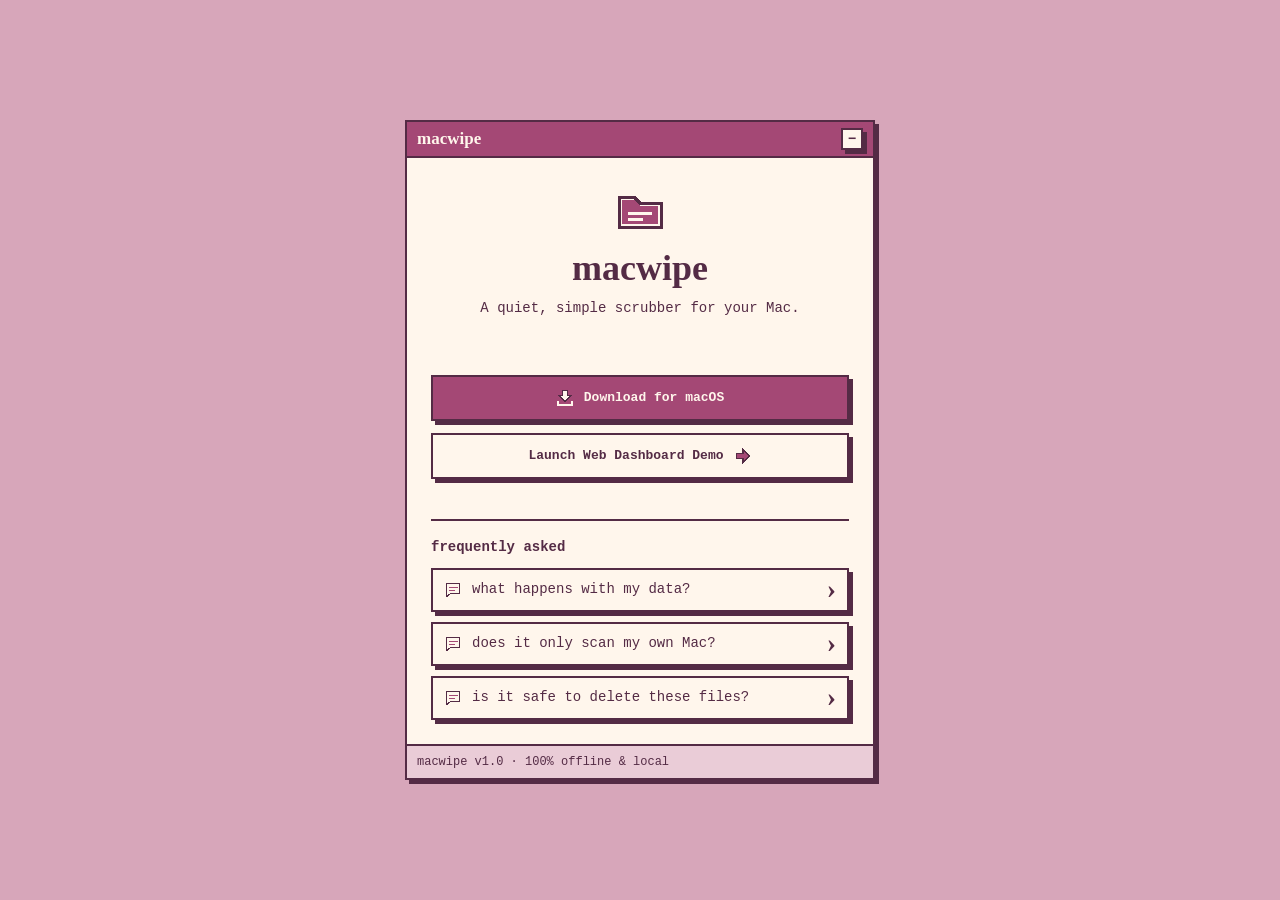
<file: website/index.html>
<!doctype html>
<html lang="en">
  <head>
    <meta charset="utf-8" />
    <meta name="google-site-verification" content="BPLIPK0QvYKiWB5ouOctT6bWDdmWbkKEH4zWI7yvBfc" />
    <meta name="viewport" content="width=device-width, initial-scale=1" />
    <meta
      name="description"
      content="macwipe: a quiet, simple scrubber for your Mac. Try the local web dashboard demo."
    />
    <title>macwipe</title>
    <link rel="stylesheet" href="styles/theme.css" />
    <script src="scripts/ui.js" defer></script>
    <script src="scripts/landing.js" defer></script>
  </head>
  <body>
    <a class="skip-link" href="#main">Skip to content</a>
    <div class="page">
      <main
        id="main"
        class="window landing-window"
        aria-labelledby="brand-heading"
        tabindex="-1"
      >
        <header class="title-bar">
          <span class="title-bar-label">macwipe</span>
          <span class="window-control" aria-hidden="true">−</span>
        </header>
        <div class="landing-content">
          <svg
            class="folder-icon"
            width="48"
            height="48"
            viewBox="0 0 16 16"
            aria-hidden="true"
          >
            <path d="M1 3h5l2 2h7v8H1z" fill="#FFF6EC" stroke="#542B45" />
            <path d="M2 4h4l2 2h6v6H2z" fill="#A44875" />
            <path d="M4 8h8v1H4zm0 2h5v1H4z" fill="#FFF6EC" />
          </svg>
          <h1 id="brand-heading">macwipe</h1>
          <p class="tagline">A quiet, simple scrubber for your Mac.</p>
          <a
            class="download-control primary-btn"
            href="downloads/macwipe-macos.zip"
            download="macwipe-macos.zip"
          >
            <img
              class="pixel-icon"
              src="assets/download.svg"
              width="18"
              height="18"
              alt=""
            />
            Download for macOS
          </a>
          <a class="demo-link primary-btn" href="dashboard.html">
            Launch Web Dashboard Demo
            <img
              class="pixel-icon"
              src="assets/arrow-right.svg"
              width="18"
              height="18"
              alt=""
            />
          </a>
          <div class="divider" aria-hidden="true"></div>
          <p class="questions-label">frequently asked</p>
          <div class="questions-list">
            <button
              class="question-row"
              type="button"
              data-question="data"
              aria-haspopup="dialog"
              aria-controls="question-chat"
              aria-expanded="false"
            >
              <span class="question-copy"
                ><img
                  class="pixel-icon"
                  src="assets/message.svg"
                  width="18"
                  height="18"
                  alt=""
                />
                <span>what happens with my data?</span></span
              >
              <span class="chevron" aria-hidden="true">›</span>
            </button>
            <button
              class="question-row"
              type="button"
              data-question="local"
              aria-haspopup="dialog"
              aria-controls="question-chat"
              aria-expanded="false"
            >
              <span class="question-copy"
                ><img
                  class="pixel-icon"
                  src="assets/message.svg"
                  width="18"
                  height="18"
                  alt=""
                />
                <span>does it only scan my own Mac?</span></span
              >
              <span class="chevron" aria-hidden="true">›</span>
            </button>
            <button
              class="question-row"
              type="button"
              data-question="safe"
              aria-haspopup="dialog"
              aria-controls="question-chat"
              aria-expanded="false"
            >
              <span class="question-copy"
                ><img
                  class="pixel-icon"
                  src="assets/message.svg"
                  width="18"
                  height="18"
                  alt=""
                />
                <span>is it safe to delete these files?</span></span
              >
              <span class="chevron" aria-hidden="true">›</span>
            </button>
          </div>
        </div>
        <footer class="status-strip">
          macwipe v1.0 · 100% offline &amp; local
        </footer>
      </main>
    </div>
    <dialog
      class="window modal-dialog"
      data-chat-prefix="chat"
      id="question-chat"
      aria-labelledby="chat-title"
    >
      <header class="title-bar">
        <span class="title-bar-label" id="chat-title">mac-chat</span>
        <button
          class="window-control close-control"
          id="chat-close"
          type="button"
          data-close
          aria-label="Close question chat"
          autofocus
        >
          ×
        </button>
      </header>
      <div data-chat-content></div>
    </dialog>
  </body>
</html>
</file>
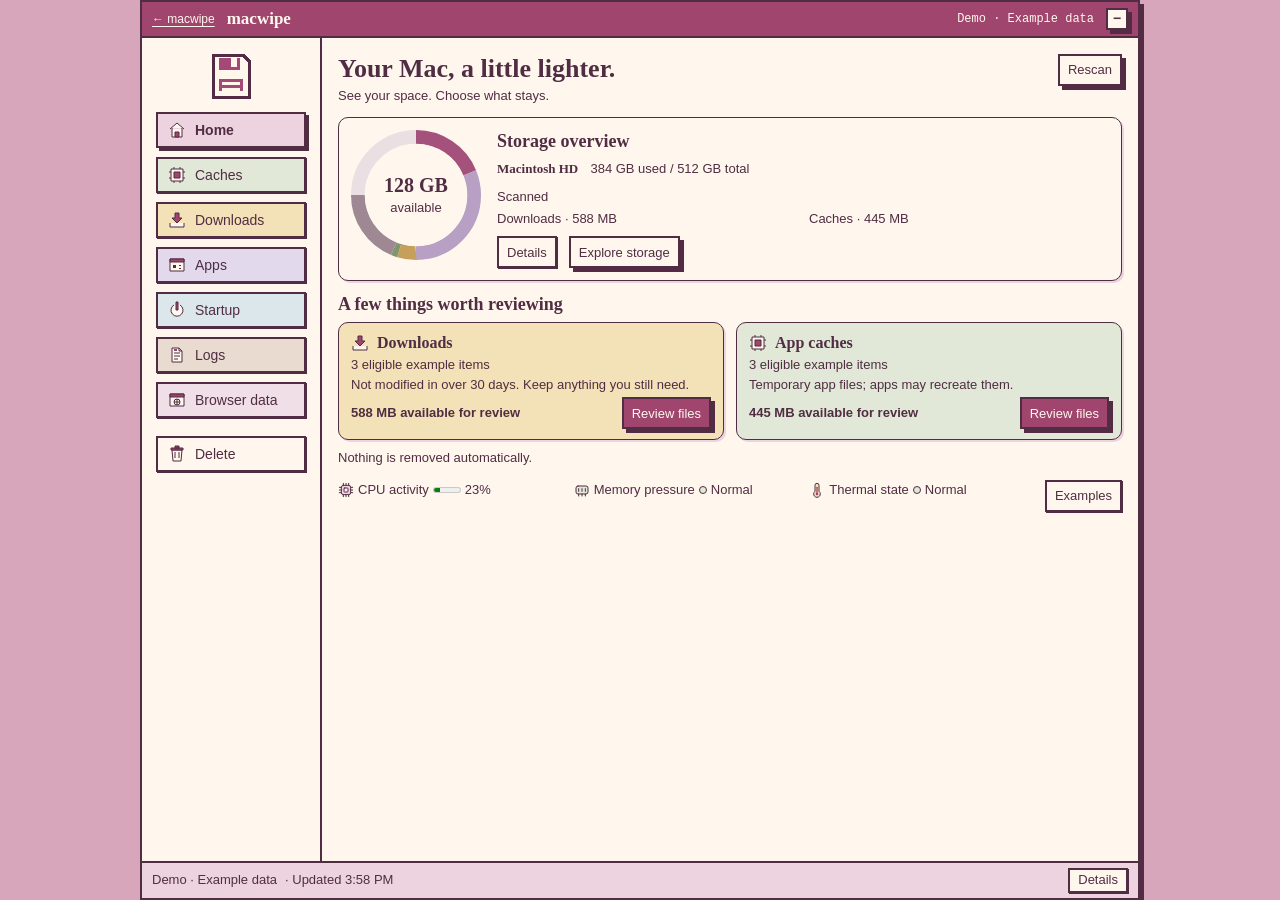
<file: website/dashboard.html>
<!doctype html>
<html lang="en">
  <head>
    <meta charset="utf-8" />
    <meta name="viewport" content="width=device-width, initial-scale=1" />
    <meta
      name="description"
      content="Try macwipe with local example data. No files are scanned or removed."
    />
    <title>macwipe · Home · Demo</title>
    <link rel="stylesheet" href="styles/theme.css" />
    <link rel="stylesheet" href="styles/dashboard.css?v=compact-home" />
    <script src="scripts/ui.js" defer></script>
    <script src="scripts/demo-data.js?v=downloads-30-days" defer></script>
    <script src="macwipe-bridge.js?v=task19" defer></script>
    <script src="scripts/dashboard.js?v=downloads-30-days" defer></script>
  </head>
  <body class="dashboard-body">
    <a class="skip-link" href="#content-pane">Skip to content</a>
    <div class="page dashboard-page">
      <main class="window dashboard" aria-label="macwipe dashboard demo">
        <header class="title-bar">
          <a class="back-link" href="index.html">← macwipe</a>
          <span class="title-bar-label">macwipe</span>
          <span class="demo-tag">Demo · Example data</span>
          <span class="window-control" aria-hidden="true">−</span>
        </header>
        <div class="dashboard-layout">
          <aside class="sidebar">
            <img
              class="disk-icon pixel-icon"
              src="assets/disk.svg"
              width="48"
              height="48"
              alt=""
            />
            <nav aria-label="Dashboard categories">
              <button
                class="question-row"
                type="button"
                data-view="home"
                aria-current="page"
              >
                <img src="assets/home.svg" width="18" height="18" alt="" />
                Home
              </button>
              <button class="question-row" type="button" data-category="caches">
                <img src="assets/caches.svg" width="18" height="18" alt="" />
                Caches
              </button>
              <button
                class="question-row"
                type="button"
                data-category="downloads"
              >
                <img src="assets/downloads.svg" width="18" height="18" alt="" />
                Downloads
              </button>
              <button
                class="question-row"
                type="button"
                data-category="applications"
              >
                <img
                  src="assets/applications.svg"
                  width="18"
                  height="18"
                  alt=""
                />
                Apps
              </button>
              <button
                class="question-row"
                type="button"
                data-category="startup"
              >
                <img src="assets/startup.svg" width="18" height="18" alt="" />
                Startup
              </button>
              <button
                class="question-row"
                type="button"
                data-category="performance"
              >
                <img src="assets/logs.svg" width="18" height="18" alt="" />
                Logs
              </button>
              <button
                class="question-row"
                type="button"
                data-category="privacy"
              >
                <img
                  src="assets/browser-data.svg"
                  width="18"
                  height="18"
                  alt=""
                />
                Browser data
              </button>
            </nav>
            <button class="question-row" type="button" id="btn-delete-macwipe"
              data-action="delete-macwipe" aria-label="Delete macwipe"
              aria-haspopup="dialog" aria-controls="delete-macwipe-dialog">
              <img src="assets/trash.svg" width="18" height="18" alt="" />
              Delete
            </button>
          </aside>
          <section
            id="content-pane"
            class="content-pane"
            aria-labelledby="dashboard-heading"
            tabindex="-1"
          >
            <header class="section-header">
              <h1 id="dashboard-heading">Your Mac, a little lighter.</h1>
              <p id="category-description">
                See your space. Choose what stays.
              </p>
              <button class="question-row" id="btn-home-rescan" data-action="preview" type="button" data-home-control>Scan</button>
            </header>
            <div id="home-view">
              <section class="home-panel" aria-labelledby="storage-heading">
                <h2 id="storage-heading">Storage overview</h2>
                <p id="storage-unavailable">
                  Storage overview is not available yet.
                </p>
                <div id="storage-overview" class="storage-overview" hidden>
                  <div class="storage-ring">
                    <svg
                      id="storage-chart"
                      width="180"
                      height="180"
                      viewBox="0 0 180 180"
                      role="img"
                      aria-label="Storage capacity and usage"
                    ></svg>
                    <div class="storage-ring-center" aria-hidden="true">
                      <strong id="storage-available"></strong>
                      <span>available</span>
                    </div>
                  </div>
                  <div class="storage-summary">
                    <h3 id="storage-volume"></h3>
                    <p id="storage-usage"></p>
                    <div class="home-inventory-overview"><strong>Scanned</strong><span data-inventory-summary="downloads"></span><span data-inventory-summary="caches"></span></div>
                    <div class="storage-actions">
                    <button class="question-row secondary-action" type="button" data-home-details="storage-details-dialog" aria-haspopup="dialog">Details</button>
                    <button class="question-row" type="button" data-action="explore-storage">Explore storage</button>
                    </div>
                  </div>
                </div>
              </section>

              <section
                class="home-recommendations"
                aria-labelledby="recommendations-heading"
              >
                <h2 id="recommendations-heading">A few things worth reviewing</h2>
                <div class="recommendation-grid">
                  <article
                    class="recommendation-card downloads-card"
                    data-recommendation="downloads"
                  >
                    <h3>
                      <img src="assets/downloads.svg" width="18" height="18" alt="" />
                      <span data-recommendation-title>Downloads</span>
                    </h3>
                    <p data-recommendation-count>
                      Recommendations are not available yet.
                    </p>
                    <p data-recommendation-explanation>Not modified in over 30 days. Keep anything you still need.</p>
                    <p data-recommendation-size></p>
                    <button
                      class="question-row primary-btn"
                      data-category="downloads"
                      type="button"
                      disabled
                    >
                      Review files
                    </button>
                  </article>
                  <article
                    class="recommendation-card caches-card"
                    data-recommendation="caches"
                  >
                    <h3>
                      <img src="assets/caches.svg" width="18" height="18" alt="" />
                      <span data-recommendation-title>App caches</span>
                    </h3>
                    <p data-recommendation-count>
                      Recommendations are not available yet.
                    </p>
                    <p data-recommendation-explanation>Temporary app files; apps may recreate them.</p>
                    <p data-recommendation-size></p>
                    <button
                      class="question-row primary-btn"
                      data-category="caches"
                      type="button"
                      disabled
                    >
                      Review files
                    </button>
                  </article>
                </div>
                <p class="home-cleanup-note">
                  Nothing is removed automatically.
                </p>
              </section>
              <div class="home-system-status" aria-label="Current system activity">
                <span class="metric"><img src="assets/cpu.svg" width="16" height="16" alt="" />CPU activity <meter id="cpu-meter" min="0" max="100" value="0" aria-label="CPU activity" hidden></meter><strong id="cpu-value">Measuring</strong></span>
                <span class="metric"><img src="assets/memory.svg" width="16" height="16" alt="" />Memory pressure <strong id="memory-value">Unavailable</strong></span>
                <span class="metric"><img src="assets/thermal.svg" width="16" height="16" alt="" />Thermal state <strong id="thermal-value">Unavailable</strong></span>
                <button class="question-row secondary-action system-details" type="button" data-home-details="system-details-dialog" aria-haspopup="dialog">Details</button>
              </div>
            </div>
            <div
              class="toolbar"
              role="group"
              aria-label="Scan controls"
              data-category-controls
              hidden
            >
              <button
                class="question-row"
                id="btn-preview-scan"
                data-action="preview"
                type="button"
              >
                Scan
              </button>
              <button
                class="question-row"
                id="btn-select-all"
                data-action="select-all"
                type="button"
              >
                Select all
              </button>
            </div>
            <p class="preview-note" data-category-controls hidden>
              Example data only. No files are read or changed.
            </p>
            <p id="startup-settings" hidden><button class="question-row" type="button" data-action="login-settings">Open Login Items settings</button></p>
            <div id="explorer-controls" hidden>
              <button class="question-row" type="button" data-action="back-home">Back to Home</button>
              <button class="question-row" id="btn-explorer-scan" type="button" data-action="explorer-scan" disabled>Scan storage</button>
              <p id="explorer-status" role="status">Not scanned.</p>
              <nav id="explorer-breadcrumbs" aria-label="Storage location"></nav>
              <details><summary>Details</summary><p>This scan does not account for every system-managed file, snapshot, or storage allocation.</p><p>Measured files — logical size. These totals do not fully explain physical disk usage.</p><button class="question-row" type="button" data-action="storage-settings">Open macOS Storage settings</button></details>
            </div>
            <p id="category-summary" data-category-controls hidden></p>
            <details id="category-skipped" data-category-controls hidden><summary>Skipped locations</summary><ul></ul></details>
            <noscript
              ><p>Enable JavaScript to try the interactive demo.</p></noscript
            >
            <div
              class="list-navigation"
              data-category-controls
              hidden
              role="group"
              aria-label="Scroll file list"
            >
              <button
                class="question-row"
                type="button"
                data-action="scroll-up"
                aria-label="Scroll file list up"
                aria-controls="file-list"
              >
                ▲
              </button>
              <button
                class="question-row"
                type="button"
                data-action="scroll-down"
                aria-label="Scroll file list down"
                aria-controls="file-list"
              >
                ▼
              </button>
            </div>
            <div
              id="file-list"
              class="table-scroll"
              data-category-controls
              hidden
              role="region"
              aria-label="Example items"
              tabindex="0"
            >
              <table class="item-list">
                <caption id="list-caption">
                  Example storage items
                </caption>
                <thead>
                  <tr>
                    <th scope="col">Select</th>
                    <th scope="col">Name</th>
                    <th scope="col" aria-sort="none">
                      <button type="button" id="btn-sort-size" data-action="sort-size">
                        Size / Info <span aria-hidden="true"></span>
                      </button>
                    </th>
                    <th scope="col">Details</th>
                  </tr>
                </thead>
                <tbody id="item-table-body"></tbody>
              </table>
            </div>
            <footer class="bottom-bar" data-category-controls hidden>
              <span id="selection-status" role="status"
                >Selected: 0 items · 0 bytes</span
              >
              <button
                class="question-row primary-btn"
                id="btn-review-selected"
                data-action="review"
                aria-haspopup="dialog"
                aria-controls="review-dialog"
                type="button"
                disabled
              >
                Review selected
              </button>
            </footer>
          </section>
        </div>
        <footer class="status-strip">
          <span id="scan-status" role="status">Demo · Example data</span>
          <span id="scan-updated" hidden>
            · Updated <time id="scan-updated-time"></time>
          </span>
          <button class="question-row secondary-action" id="btn-scan-details" type="button" data-home-details="scan-details-dialog" aria-haspopup="dialog" hidden>Details</button>
          <button class="question-row" id="btn-cancel-scan" type="button" data-action="cancel-scan" hidden>Cancel scan</button>
        </footer>
      </main>
    </div>
    <dialog class="window modal-dialog home-details-dialog" id="storage-details-dialog" aria-labelledby="storage-details-title">
      <header class="title-bar">
        <span class="title-bar-label" id="storage-details-title">Storage details</span>
        <button class="window-control close-control" type="button" data-close aria-label="Close storage details" autofocus>×</button>
      </header>
      <div class="dialog-body"><p id="storage-size-note"></p><ul id="storage-legend" class="storage-legend"></ul><p id="home-measurement-details"></p><button class="question-row secondary-action" type="button" data-action="storage-settings">Open macOS Storage settings</button></div>
    </dialog>
    <dialog class="window modal-dialog home-details-dialog" id="system-details-dialog" aria-labelledby="system-details-title">
      <header class="title-bar">
        <span class="title-bar-label" id="system-details-title">Current system activity</span>
        <button class="window-control close-control" type="button" data-close aria-label="Close current system activity" autofocus>×</button>
      </header>
      <div class="dialog-body"><p id="metric-example-label" hidden>Demo examples. These are fictional, stable readings.</p><p>Current system activity; file cleanup does not guarantee better performance.</p><p>High readings suggest investigating the current workload in Activity Monitor.</p><p id="metric-updated">No current sample.</p><button class="question-row secondary-action" type="button" data-action="activity-monitor">Open Activity Monitor</button></div>
    </dialog>
    <dialog class="window modal-dialog home-details-dialog" id="scan-details-dialog" aria-labelledby="scan-details-title">
      <header class="title-bar">
        <span class="title-bar-label" id="scan-details-title">Scan details</span>
        <button class="window-control close-control" type="button" data-close aria-label="Close scan details" autofocus>×</button>
      </header>
      <div class="dialog-body"><p id="scan-explanation"></p><ul id="home-skipped-locations"></ul></div>
    </dialog>
    <dialog
      class="window modal-dialog"
      data-chat-prefix="details"
      id="details-dialog"
      aria-labelledby="details-title"
    >
      <header class="title-bar">
        <span class="title-bar-label" id="details-title"
          >macwipe - details</span
        >
        <button
          class="window-control close-control"
          type="button"
          data-close
          aria-label="Close details dialog"
          autofocus
        >
          ×
        </button>
      </header>
      <div data-chat-content></div>
      <p class="toolbar"><button class="question-row" id="btn-finder" data-action="show-finder" type="button" hidden>Show in Finder</button><button class="question-row" id="btn-keep-item" data-action="keep-item" type="button" hidden>Keep this</button></p>
      <p>Exclude this item from recommendations and bulk selection.</p>
      <p id="details-action-status" role="status"></p>
    </dialog>
    <dialog
      class="window modal-dialog"
      id="review-dialog"
      aria-labelledby="review-title"
      aria-describedby="review-notice"
    >
      <header class="title-bar">
        <span class="title-bar-label" id="review-title"
          >macwipe - review selected</span
        >
        <button
          class="window-control close-control"
          type="button"
          data-close
          aria-label="Close review dialog"
          autofocus
        >
          ×
        </button>
      </header>
      <div class="dialog-body">
        <p>Selected items for simulated cleanup:</p>
        <ul id="review-items-list" class="review-list"></ul>
        <p><strong>Total:</strong> <span id="review-total-size">0 bytes</span></p>
        <p id="review-notice" class="demo-notice-box">
          Demo only. Simulation clears your selections. No files or settings are
          changed.
        </p>
        <p id="cleanup-failure-heading" hidden>Could not move:</p>
        <ul id="cleanup-failures" class="review-list" hidden></ul>
        <div class="dialog-actions">
          <button class="question-row" type="button" data-close>Back</button>
          <button
            class="question-row primary-btn"
            id="review-simulate-btn"
            data-action="simulate"
            type="button"
          >
            Simulate cleanup
          </button>
        </div>
      </div>
      <footer class="status-strip">Review first. You stay in control.</footer>
    </dialog>
    <dialog class="window modal-dialog" id="delete-macwipe-dialog"
      aria-labelledby="delete-macwipe-title" aria-describedby="delete-macwipe-message delete-macwipe-notice">
      <header class="title-bar">
        <span class="title-bar-label" id="delete-macwipe-title">Delete macwipe?</span>
      </header>
      <div class="dialog-body">
        <p id="delete-macwipe-message">Move this copy of macwipe to Trash? The app will close. Your other apps and files will stay in place.</p>
        <p id="delete-macwipe-notice" role="status"></p>
        <div class="dialog-actions">
          <button class="question-row" type="button" id="delete-macwipe-keep" data-close autofocus>Keep</button>
          <button class="question-row primary-btn" type="button" id="delete-macwipe-confirm" data-action="confirm-delete-macwipe">Delete application</button>
        </div>
      </div>
    </dialog>
  </body>
</html>
</file>
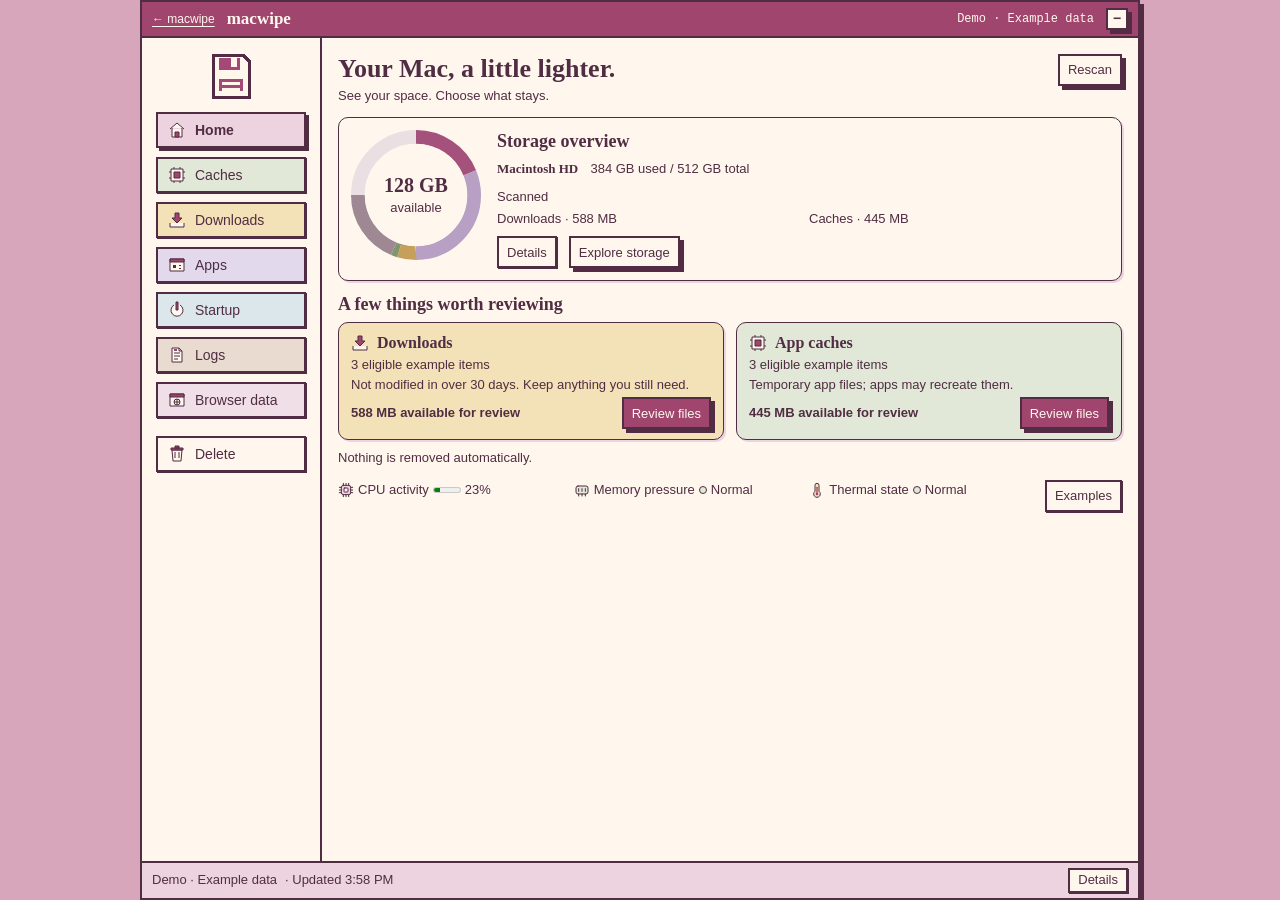
<file: website/dashboard_2.html>
<!doctype html>
<html lang="en">
  <head>
    <meta charset="utf-8" />
    <meta name="viewport" content="width=device-width, initial-scale=1" />
    <meta http-equiv="refresh" content="0; url=dashboard.html" />
    <title>macwipe</title>
  </head>
  <body>
    <p>This page has moved to <a href="dashboard.html">macwipe</a>.</p>
  </body>
</html>
</file>
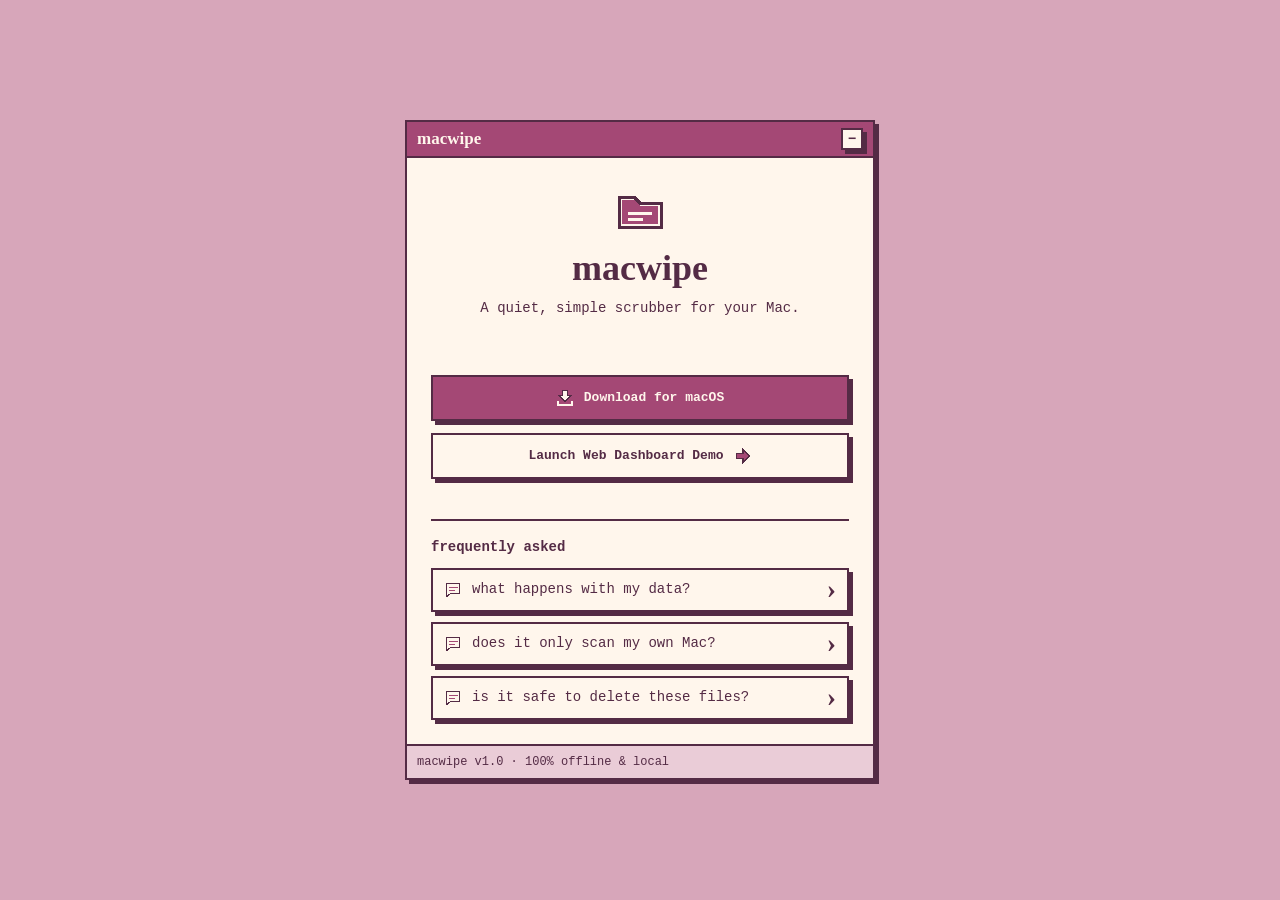
<file: website/index_2.html>
<!doctype html>
<html lang="en">
  <head>
    <meta charset="utf-8" />
    <meta name="viewport" content="width=device-width, initial-scale=1" />
    <meta http-equiv="refresh" content="0; url=index.html" />
    <title>macwipe</title>
  </head>
  <body>
    <p>This page has moved to <a href="index.html">macwipe</a>.</p>
  </body>
</html>
</file>
<file: website/styles/theme.css>
/* Shared retro desktop design system. */
:root {
  --background: #d7a6ba;
  --panel: #fff6ec;
  --ink: #542b45;
  --button: #a44875;
  --status: #eaccd7;
  --mono: ui-monospace, "SF Mono", "Courier New", monospace;
  --serif: Georgia, serif;
  --shadow: 4px 4px 0 var(--ink);
  --menu: #fff0e0;
  --transcript: #fffdf9;
}
* {
  box-sizing: border-box;
}
body {
  margin: 0;
  min-height: 100vh;
  background: var(--background);
  color: var(--ink);
  font: 14px/1.5 var(--mono);
}
a {
  color: inherit;
}
button,
input {
  font: inherit;
}
button,
.download-control,
.demo-link {
  border-radius: 0;
  cursor: pointer;
  transition: transform 120ms ease;
}
:focus-visible {
  outline: 2px solid var(--ink);
  outline-offset: 4px;
}
.title-bar :focus-visible {
  outline-color: var(--panel);
}
.page {
  display: flex;
  min-height: 100vh;
  padding: 48px 24px;
}
.landing-window {
  width: min(470px, 100%);
  margin: auto;
}
.window {
  border: 2px solid var(--ink);
  background: var(--panel);
  box-shadow: var(--shadow);
  min-width: 0;
}
.title-bar {
  display: flex;
  align-items: center;
  gap: 12px;
  min-height: 36px;
  padding: 6px 10px;
  border-bottom: 2px solid var(--ink);
  background: var(--button);
  color: var(--panel);
}
.title-bar-label {
  margin-right: auto;
  font: bold 17px var(--serif);
}
.window-control {
  display: inline-grid;
  place-items: center;
  flex: 0 0 22px;
  width: 22px;
  height: 22px;
  padding: 0;
  border: 2px solid var(--ink);
  background: var(--panel);
  color: var(--ink);
  font: bold 14px/1 var(--mono);
  box-shadow: var(--shadow);
}
.close-control:hover {
  background: var(--status);
}
.landing-content {
  display: flex;
  flex-direction: column;
  align-items: center;
  padding: 30px 24px 24px;
  text-align: center;
}
.pixel-icon {
  image-rendering: pixelated;
  flex-shrink: 0;
}
svg {
  shape-rendering: crispEdges;
}
.folder-icon {
  margin-bottom: 12px;
}
h1 {
  margin: 0;
  font: bold 36px/1.15 var(--serif);
}
.tagline {
  margin: 8px 0 42px;
}
.download-control,
.demo-link {
  display: flex;
  align-items: center;
  justify-content: center;
  gap: 10px;
  width: 100%;
  min-height: 46px;
  padding: 10px;
  border: 2px solid var(--ink);
  box-shadow: var(--shadow);
  font: bold 13px/1.5 var(--mono);
}
.download-control {
  background: var(--status);
  color: var(--ink);
  text-decoration: none;
}
.demo-link {
  margin-top: 12px;
  text-decoration: none;
}
.divider {
  width: 100%;
  margin: 40px 0 16px;
  border-top: 2px solid var(--ink);
}
.questions-label {
  width: 100%;
  margin: 0 0 10px;
  text-align: left;
  font-weight: bold;
}
.questions-list {
  display: grid;
  width: 100%;
  gap: 10px;
}
.question-row {
  display: flex;
  align-items: center;
  justify-content: space-between;
  gap: 12px;
  width: 100%;
  min-height: 44px;
  padding: 8px 11px;
  border: 2px solid var(--ink);
  background: var(--panel);
  color: var(--ink);
  box-shadow: var(--shadow);
  text-align: left;
}
.question-row:hover,
.question-row[aria-expanded="true"] {
  background: var(--status);
}
.close-control:active,
.download-control:active,
.demo-link:active,
.question-row:active {
  transform: translate(1px, 1px);
  box-shadow: 2px 2px 0 var(--ink);
}
.primary-btn {
  background: var(--button);
  color: #fff;
}
.primary-btn:hover {
  background: var(--ink);
}
.landing-window .download-control {
  margin-top: 14px;
  background: var(--button);
  color: var(--panel);
}
.landing-window .demo-link {
  background: var(--panel);
  color: var(--ink);
}
.landing-window .download-control:hover,
.landing-window .demo-link:hover {
  background: var(--ink);
  color: var(--panel);
}
.question-copy {
  display: flex;
  align-items: center;
  gap: 10px;
}
.chevron {
  font: bold 28px/0.8 var(--serif);
}
.status-strip {
  padding: 7px 10px;
  border-top: 2px solid var(--ink);
  background: var(--status);
  font-size: 12px;
}
/* Native dialog supplies the overlay and keyboard focus containment. */
.modal-dialog {
  width: min(520px, calc(100% - 32px));
  max-height: calc(100vh - 32px);
  max-height: calc(100dvh - 32px);
  padding: 0;
  color: var(--ink);
  overflow-y: auto;
}
.modal-dialog:not([open]) {
  display: none;
}
.modal-dialog[open] {
  animation: modal-open 140ms ease;
}
.modal-dialog::backdrop {
  background: rgb(84 43 69 / 45%);
}
@keyframes modal-open {
  from {
    opacity: 0;
    transform: translateY(8px);
  }
  to {
    opacity: 1;
    transform: none;
  }
}
.chat-menu {
  padding: 6px 12px;
  border-bottom: 2px solid var(--ink);
  background: var(--menu);
  font-size: 11px;
}
.chat-body {
  display: flex;
  height: clamp(210px, 36vh, 300px);
}
.chat-sidebar {
  display: flex;
  flex: 0 0 70px;
  flex-direction: column;
  align-items: center;
  padding: 14px 10px;
  border-right: 2px solid var(--ink);
  background: var(--status);
}
.chat-avatar {
  display: grid;
  place-items: center;
  width: 44px;
  height: 44px;
  border: 2px solid var(--ink);
  background: var(--panel);
  box-shadow: 2px 2px 0 var(--ink);
}
.chat-transcript {
  flex: 1;
  min-width: 0;
  min-height: 0;
  overflow-y: auto;
  padding: 18px 14px;
  background: var(--transcript);
  overflow-wrap: anywhere;
  font-size: 12px;
}
.chat-transcript p {
  margin: 0 0 20px;
}
.chat-transcript p:last-child {
  margin-bottom: 0;
}
.chat-transcript strong {
  font-weight: bold;
}
.message-time {
  font-size: 11px;
}
.sender-you {
  color: var(--button);
}
.sender-macwipe {
  color: var(--ink);
}
.chat-toolbar {
  display: flex;
  flex-wrap: wrap;
  align-items: center;
  gap: 6px;
  padding: 4px 12px;
  border-top: 2px solid var(--ink);
  border-bottom: 2px solid var(--ink);
  background: var(--panel);
  font-size: 11px;
}
.format-key {
  display: inline-grid;
  place-items: center;
  width: 22px;
  height: 22px;
  border: 2px solid var(--ink);
  background: var(--panel);
  font-weight: bold;
}
.chat-input-area {
  display: flex;
  gap: 12px;
  padding: 12px;
}
.chat-input-area input {
  min-width: 0;
  flex: 1;
  width: 100%;
  padding: 8px;
  border: 2px solid var(--ink);
  border-radius: 0;
  background: var(--transcript);
  color: var(--ink);
}
.chat-input-area input::placeholder {
  color: var(--ink);
  opacity: 0.75;
}
.chat-input-area .question-row {
  width: auto;
}
button:disabled,
button:disabled:hover,
button:disabled:active {
  cursor: not-allowed;
  background: var(--status);
  color: var(--ink);
  transform: none;
  box-shadow: none;
  transition: none;
}
.skip-link {
  position: fixed;
  z-index: 10;
  top: 8px;
  left: 8px;
  padding: 8px;
  border: 2px solid var(--ink);
  background: var(--panel);
  transform: translateY(-200%);
}
.skip-link:focus {
  transform: none;
}
@media (max-width: 520px) {
  .page {
    padding: 24px 12px;
  }
  .landing-content {
    padding: 24px 16px;
  }
  h1 {
    font-size: 32px;
  }
}
@media (prefers-reduced-motion: reduce) {
  *,
  *::before,
  *::after {
    animation: none !important;
    transition: none !important;
  }
}
</file>
<file: website/styles/dashboard.css>
.dashboard-body {
  --panel: #fff7ed;
  --ink: #502d43;
  --button: #9f456e;
  --status: #edd3df;
  font: 15px/1.5 -apple-system, BlinkMacSystemFont, "Segoe UI", sans-serif;
}
.dashboard-body [hidden] {
  display: none !important;
}
.dashboard-page {
  padding: 0;
}
.native-mode .dashboard-page { padding: 0; min-height: 100vh; }
.native-mode .dashboard { width: 100%; margin: 0; box-shadow: none; }
.native-mode .dashboard > .status-strip {
  padding: 5px 10px;
  font: 13px/1.3 -apple-system, BlinkMacSystemFont, "Segoe UI", sans-serif;
}
.native-mode #btn-cancel-scan { display: inline-flex; vertical-align: middle; min-height: 24px; padding: 2px 8px; width: auto; font-size: 13px; }
.dashboard-body .sidebar { padding-top: 14px; padding-bottom: 14px; }
.dashboard-body .disk-icon { margin-bottom: 12px; }
.dashboard-body[data-current-view="home"] .content-pane { padding: 16px; }
.dashboard-body[data-current-view="home"] .section-header {
  display: grid;
  grid-template-columns: 1fr auto;
  gap: 2px 12px;
  margin-bottom: 12px;
}
.dashboard-body[data-current-view="home"] .section-header h1 { font-size: 26px; margin: 0; }
.dashboard-body[data-current-view="home"] .section-header p { margin: 0; font-size: 13px; }
.dashboard-body #btn-home-rescan { grid-column: 2; grid-row: 1 / span 2; margin: 0; }
.dashboard-body .home-panel { padding: 12px; }
.dashboard-body .home-panel:has(#storage-overview:not([hidden])) {
  display: grid;
  grid-template-columns: 130px 1fr;
  gap: 4px 16px;
}
.dashboard-body .home-panel h2 { grid-column: 2; margin: 0; font-size: 18px; }
.dashboard-body #storage-overview:not([hidden]) { display: contents; }
.dashboard-body .storage-ring { grid-row: 1 / span 2; flex-basis: 130px; width: 130px; height: 130px; }
.dashboard-body .storage-ring svg { width: 130px; height: 130px; }
.dashboard-body .storage-ring-center { inset: 14px; width: 102px; height: 102px; font-size: 13px; text-align: center; }
.dashboard-body .storage-ring-center strong { font-size: 20px; }
.dashboard-body .storage-ring-center small { font-size: 13px; margin-top: 2px; }
.dashboard-body .storage-summary { grid-column: 2; }
.storage-actions { display: flex; align-items: flex-start; gap: 12px; }
.storage-actions > button { flex-shrink: 0; width: auto; }
.dashboard-body .storage-actions > button { min-height: 32px; padding: 4px 8px; font-size: 13px; }
.dashboard-body .storage-summary h3 { display: inline; font-size: 13px; margin: 0 8px 0 0; }
.dashboard-body #storage-usage { display: inline; }
.dashboard-body .storage-summary p, .storage-disclosure { font-size: 13px; }
.dashboard-body .storage-legend { margin-top: 8px; gap: 4px 12px; font-size: 13px; }
.dashboard-body .home-recommendations { margin-top: 12px; }
.home-inventory-overview { display: grid; grid-template-columns: repeat(2, minmax(0, 1fr)); gap: 2px 12px; font-size: 13px; margin: 8px 0; }
.home-inventory-overview > strong { grid-column: 1 / -1; font-weight: 500; }
.dashboard-body .home-recommendations h2 { font-size: 18px; margin-bottom: 6px; }
.dashboard-body .recommendation-card { padding: 10px 12px; gap: 4px; display: grid; grid-template-columns: 1fr auto; }
.dashboard-body .recommendation-card h3 { font-size: 16px; grid-column: 1 / -1; }
.dashboard-body .recommendation-card p { font-size: 13px; line-height: 1.25; grid-column: 1 / -1; }
.dashboard-body .recommendation-card [data-recommendation-size] { grid-column: 1; margin: 0; align-self: center; }
.dashboard-body .recommendation-card button { grid-column: 2; padding: 4px 8px; font-size: 13px; }
.dashboard-body .home-cleanup-note { margin: 4px 0; font-size: 13px; }
.home-system-status { display: grid; grid-template-columns: repeat(3, minmax(0, 1fr)) auto; gap: 8px; align-items: start; margin: 8px 0 0; font-size: 13px; }
.metric { display: flex; gap: 4px; align-items: center; flex-wrap: wrap; }
.metric img { flex-shrink: 0; }
.metric strong { font-weight: 500; }
#memory-value::before, #thermal-value::before { content: ""; display: inline-block; width: 6px; height: 6px; margin-right: 4px; border: 1px solid var(--ink); border-radius: 50%; background: var(--panel); }
.metric [data-state="normal"]::before { background: #e1e8d7 !important; }
.metric [data-state="warning"]::before, .metric [data-state="elevated"]::before { background: #f3e1b7 !important; }
.metric [data-state="high"]::before, .metric [data-state="critical"]::before { background: #9f456e !important; }
#cpu-meter { width: 28px; height: 12px; accent-color: var(--button); }
.dashboard-body .secondary-action { width: auto; padding: 4px 8px; min-height: 32px; font-size: 13px; box-shadow: 1px 1px 0 var(--ink); }
.home-details-dialog { width: min(520px, calc(100% - 32px)); max-height: calc(100vh - 32px); overflow-y: auto; font-size: 13px; }
.home-details-dialog li { overflow-wrap: anywhere; }
.dashboard-body[data-current-view="home"] .content-pane .question-row { min-height: 32px; padding: 4px 8px; font-size: 13px; }
.dashboard-body .recommendation-grid { gap: 12px; }
.dashboard-body .dashboard { display: flex; flex-direction: column; min-height: 100vh; }
.native-mode .dashboard { min-height: 100vh; }
.dashboard-layout { flex: 1; }
.dashboard-body .dashboard > .status-strip { display: flex; align-items: center; flex-wrap: wrap; gap: 4px 8px; padding: 5px 10px; font: 13px/1.3 -apple-system, BlinkMacSystemFont, "Segoe UI", sans-serif; }
.dashboard-body #btn-cancel-scan { min-height: 24px; padding: 2px 8px; width: auto; font-size: 13px; }
.dashboard-body #btn-scan-details { min-height: 24px; margin-left: auto; padding: 2px 8px; }
.dashboard-body #home-view { display: grid; gap: 12px; }
.dashboard-body .home-recommendations, .dashboard-body .home-system-status { margin-top: 0; }
.dashboard-body .home-cleanup-note { margin: 8px 0 0; }
@media (max-width: 749px) { .home-system-status { grid-template-columns: 1fr; } }
@media (max-width: 749px) {
  .dashboard-body .home-panel:has(#storage-overview:not([hidden])) { display: block; }
  .dashboard-body #storage-overview:not([hidden]) { display: flex; }
  .dashboard-body[data-current-view="home"] .section-header { display: block; }
}
.dashboard {
  width: min(1000px, 100%);
  margin: auto;
}
.back-link {
  font-size: 12px;
  text-underline-offset: 3px;
}
.demo-tag {
  font: 12px/1.5 var(--mono);
}
.dashboard-layout {
  display: grid;
  grid-template-columns: 180px minmax(0, 1fr);
}
.sidebar {
  padding: 24px 14px;
  border-right: 2px solid var(--ink);
  background: var(--panel);
}
.disk-icon {
  display: block;
  margin: 0 auto 24px;
}
.sidebar nav {
  display: flex;
  flex-direction: column;
  gap: 9px;
}
.sidebar .question-row {
  justify-content: flex-start;
  min-height: 36px;
  gap: 9px;
  padding: 5px 10px;
  border: 2px solid var(--ink);
  background: var(--nav-color);
  color: var(--ink);
  box-shadow: 1px 1px 0 var(--ink);
  font: 14px/1.5 -apple-system, BlinkMacSystemFont, "Segoe UI", sans-serif;
  text-align: left;
}
.sidebar .question-row img {
  flex-shrink: 0;
}
.sidebar [data-view="home"] {
  --nav-color: #edd3df;
}
.sidebar [data-category="caches"] {
  --nav-color: #e1e8d7;
}
.sidebar [data-category="downloads"] {
  --nav-color: #f3e1b7;
}
.sidebar [data-category="applications"] {
  --nav-color: #e2daec;
}
.sidebar [data-category="startup"] {
  --nav-color: #dbe7ea;
}
.sidebar [data-category="performance"] {
  --nav-color: #eadbd1;
}
.sidebar [data-category="privacy"] {
  --nav-color: #f0dfe7;
}
.sidebar .question-row[aria-current="page"] {
  border: 2px solid var(--ink);
  background: var(--nav-color);
  box-shadow: 3px 3px 0 var(--ink);
  font-weight: bold;
}
#btn-delete-macwipe {
  --nav-color: var(--panel);
  margin-top: 18px;
}
#delete-macwipe-dialog {
  width: min(440px, calc(100% - 32px));
}
.content-pane {
  min-width: 0;
  padding: 28px;
  overflow-wrap: anywhere;
}
.home-panel {
  padding: 20px;
  border: 1px solid var(--ink);
  border-radius: 10px;
  background: var(--panel);
  box-shadow: 2px 2px 0 var(--status);
}
.home-panel h2 {
  margin: 0 0 12px;
  font: bold 21px/1.25 var(--serif);
}
.home-recommendations {
  margin-top: 28px;
}
.home-recommendations h2 {
  margin: 0 0 16px;
  font: bold 21px/1.25 var(--serif);
}
.recommendation-grid {
  display: grid;
  grid-template-columns: repeat(2, minmax(0, 1fr));
  gap: 16px;
}
.recommendation-card {
  display: flex;
  flex-direction: column;
  gap: 12px;
  padding: 18px;
  border: 1px solid var(--ink);
  border-radius: 10px;
  box-shadow: 2px 2px 0 var(--status);
}
.downloads-card {
  background: #f3e1b7;
}
.caches-card {
  background: #e1e8d7;
}
.recommendation-card h3 {
  display: flex;
  align-items: center;
  gap: 8px;
  margin: 0;
  font: bold 18px/1.25 var(--serif);
}
.recommendation-card h3 img {
  flex-shrink: 0;
}
.recommendation-card p {
  margin: 0;
  font-size: 14px;
}
.recommendation-card [data-recommendation-size] {
  margin-top: auto;
  font-weight: bold;
}
.recommendation-card .question-row,
#btn-home-rescan {
  width: auto;
  justify-content: center;
  align-self: flex-start;
}
.home-cleanup-note {
  margin: 20px 0;
  font-size: 14px;
}
.home-panel p {
  margin: 0;
}
.storage-overview {
  display: flex;
  align-items: center;
  gap: 28px;
}
.storage-ring {
  position: relative;
  flex: 0 0 180px;
  width: 180px;
  height: 180px;
}
.storage-ring svg {
  display: block;
  shape-rendering: geometricPrecision;
}
.storage-ring-center {
  position: absolute;
  top: 19px;
  left: 19px;
  display: flex;
  flex-direction: column;
  align-items: center;
  justify-content: center;
  width: 142px;
  height: 142px;
  border-radius: 50%;
  background: var(--panel);
  font-size: 14px;
}
.storage-ring-center strong {
  font: bold 26px/1.25 var(--serif);
}
.storage-ring-center small {
  margin-top: 6px;
  font-size: 12px;
}
.storage-summary {
  flex: 1;
  min-width: 0;
}
.storage-summary h3 {
  margin: 0 0 8px;
  font: bold 21px/1.25 var(--serif);
}
#storage-size-note {
  margin-top: 16px;
  font-size: 14px;
}
.storage-legend {
  display: grid;
  grid-template-columns: repeat(2, minmax(0, 1fr));
  gap: 10px 16px;
  margin: 20px 0 0;
  padding: 0;
  list-style: none;
  font-size: 14px;
}
.storage-legend li {
  display: flex;
  align-items: center;
  gap: 8px;
}
.storage-swatch {
  flex: 0 0 10px;
  width: 10px;
  height: 10px;
  border: 1px solid var(--ink);
}
.dashboard-body .status-strip {
  font: 12px/1.5 var(--mono);
}
.dashboard-body .primary-btn {
  background: var(--button);
  color: var(--panel);
}
.dashboard-body .primary-btn:hover {
  background: var(--ink);
}
.dashboard-body .primary-btn:disabled {
  background: var(--status);
  color: var(--ink);
}
.section-header h1 {
  font-size: 30px;
}
.section-header p {
  margin: 8px 0 24px;
}
.toolbar,
.bottom-bar,
.dialog-actions {
  display: flex;
  flex-wrap: wrap;
  align-items: center;
  gap: 12px;
}
.toolbar .question-row,
.bottom-bar .question-row,
.dialog-actions .question-row {
  width: auto;
  justify-content: center;
  min-height: 44px;
  padding: 10px 14px;
  border-width: 1px;
  box-shadow: 2px 2px 0 var(--ink);
  font-size: 14px;
}
.preview-note {
  margin: 16px 0 20px;
  font-size: 12px;
}
.list-navigation {
  display: flex;
  justify-content: flex-end;
  gap: 6px;
  margin-bottom: 8px;
}
.list-navigation .question-row {
  width: 32px;
  min-height: 28px;
  padding: 4px;
  justify-content: center;
  font-size: 12px;
  border-width: 1px;
  box-shadow: 2px 2px 0 var(--ink);
}
.table-scroll {
  max-height: 420px;
  overflow: auto;
  border: 1px solid var(--ink);
  border-radius: 10px;
  box-shadow: 2px 2px 0 var(--status);
}
.item-list {
  width: 100%;
  min-width: 440px;
  border-collapse: collapse;
  text-align: left;
  font-size: 14px;
  line-height: 1.5;
}
.item-list caption {
  padding: 14px;
  font: bold 21px var(--serif);
  text-align: left;
}
.item-list th,
.item-list td {
  padding: 10px 12px;
  border-bottom: 1px solid var(--ink);
  overflow-wrap: anywhere;
}
.item-list thead {
  background: var(--status);
}
.item-list .item-review-label {
  display: block;
  margin-top: 4px;
  font-size: 13px;
}
.dashboard-body [data-message="answer"] {
  white-space: pre-line;
}
.item-list tr.risk-section td {
  text-align: left;
  white-space: normal;
  background: var(--panel);
}
.risk-section h2 {
  margin: 0 0 4px;
  font: bold 16px var(--serif);
}
.risk-section p {
  margin: 0;
  font-size: 12px;
}
.item-list th:first-child,
.item-list td:first-child {
  width: 76px;
  text-align: center;
  white-space: nowrap;
}
.item-list th:nth-child(3) {
  width: 125px;
}
#btn-sort-size {
  padding: 0;
  border: 0;
  background: transparent;
  color: inherit;
  font: inherit;
  text-align: left;
  cursor: pointer;
}
.item-list th:last-child {
  width: 96px;
}
.item-list tbody tr:hover,
.item-list tbody tr:has(input:checked) {
  background: var(--status);
}
.item-list input {
  width: 18px;
  height: 18px;
  margin: 0;
  accent-color: var(--button);
  cursor: pointer;
}
.item-list .question-row {
  white-space: nowrap;
  width: auto;
  min-height: 32px;
  padding: 5px 8px;
  border-width: 1px;
  box-shadow: 2px 2px 0 var(--ink);
  font-size: 14px;
}
.bottom-bar {
  justify-content: space-between;
  padding-top: 20px;
  font-size: 14px;
}
#selection-status {
  font: 12px/1.5 var(--mono);
}
.dialog-body {
  padding: 20px;
}
.dialog-body > p:first-child {
  margin-top: 0;
}
.review-list {
  max-height: 180px;
  overflow-y: auto;
  padding-left: 22px;
}
.review-list li {
  margin-bottom: 8px;
  overflow-wrap: anywhere;
}
.demo-notice-box {
  padding: 12px;
  border: 2px solid var(--ink);
  background: var(--status);
  font-size: 12px;
}
.dialog-actions {
  justify-content: flex-end;
  margin-top: 20px;
}
@media (max-width: 750px) {
  .dashboard-page {
    padding: 20px 12px;
  }
  .dashboard-layout {
    grid-template-columns: minmax(0, 1fr);
  }
  .dashboard .title-bar {
    flex-wrap: wrap;
    gap: 8px 12px;
  }
  .demo-tag {
    margin-left: auto;
  }
  .sidebar {
    border-right: 0;
    border-bottom: 2px solid var(--ink);
    padding: 16px;
  }
  .disk-icon {
    width: 32px;
    height: 32px;
    margin: 0 0 16px;
  }
  .sidebar nav {
    flex-direction: row;
    flex-wrap: wrap;
    gap: 8px;
  }
  .sidebar .question-row {
    width: auto;
    max-width: 100%;
  }
  .content-pane {
    padding: 28px 16px;
  }
  .storage-overview {
    flex-direction: column;
    align-items: stretch;
    gap: 20px;
  }
  .storage-ring {
    align-self: center;
  }
  .recommendation-grid {
    grid-template-columns: minmax(0, 1fr);
  }
  /* Ensure all table checkboxes are fully interactive and never greyed out unless explicitly disabled */
#item-table-body input[type="checkbox"] {
  opacity: 1 !important;
  cursor: pointer !important;
  pointer-events: auto !important;
  filter: none !important;
 }

  #item-table-body input[type="checkbox"]:disabled {
    opacity: 0.3 !important;
    cursor: not-allowed !important;
  }
}
</file>
